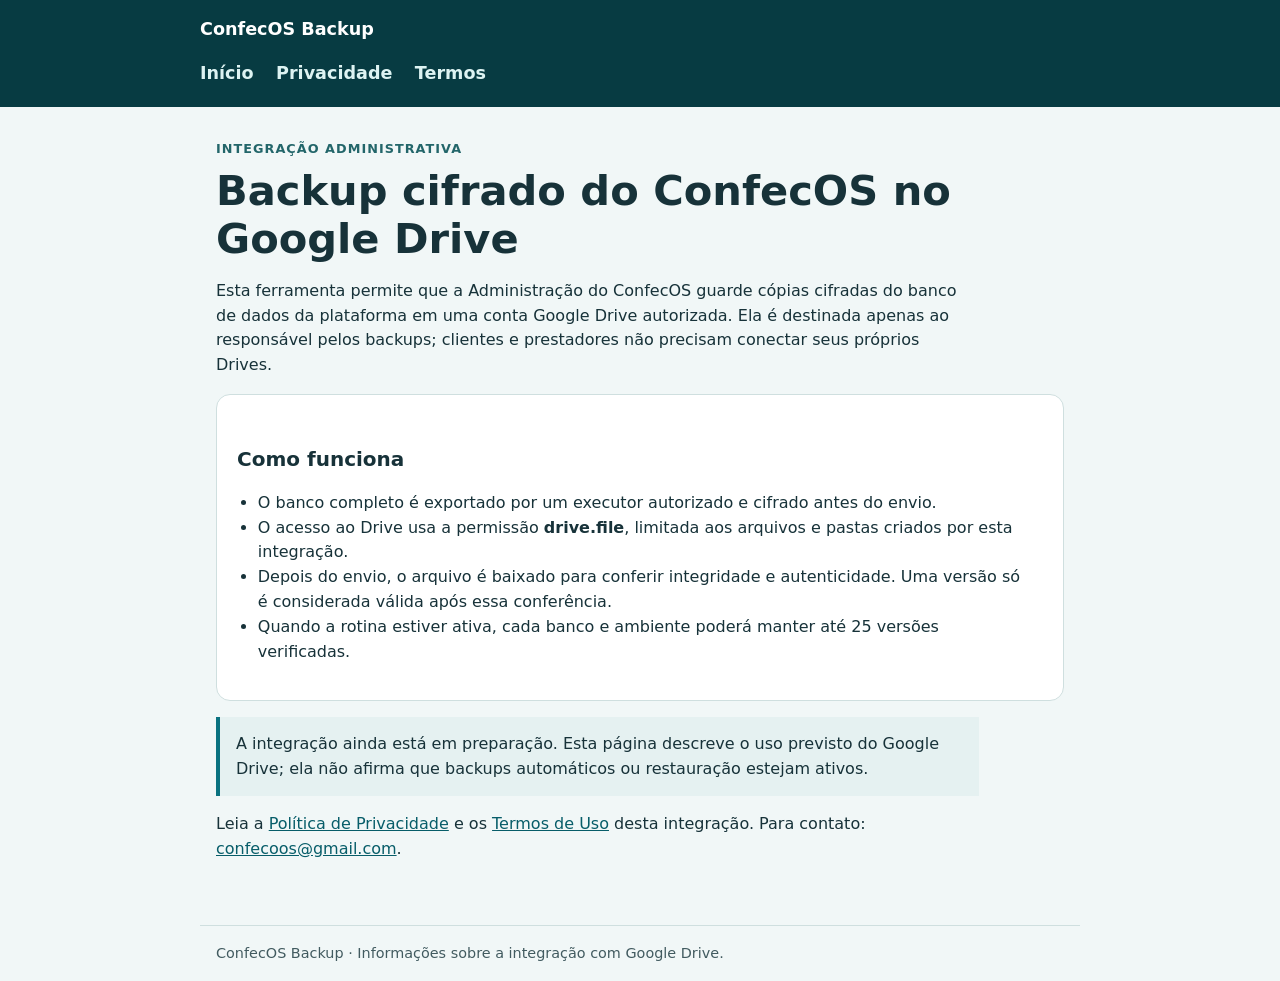
<file: index.html>
<!doctype html>
<html lang="pt-BR">
<head>
  <meta charset="utf-8">
  <meta name="viewport" content="width=device-width,initial-scale=1">
  <meta name="description" content="Informações sobre a integração de backup do ConfecOS com o Google Drive.">
  <title>ConfecOS Backup</title>
  <link rel="stylesheet" href="styles.css">
</head>
<body>
  <header><a href="index.html">ConfecOS Backup</a><nav aria-label="Navegação"><a href="index.html" aria-current="page">Início</a><a href="privacidade.html">Privacidade</a><a href="termos.html">Termos</a></nav></header>
  <main>
    <p class="eyebrow">Integração administrativa</p>
    <h1>Backup cifrado do ConfecOS no Google Drive</h1>
    <p>Esta ferramenta permite que a Administração do ConfecOS guarde cópias cifradas do banco de dados da plataforma em uma conta Google Drive autorizada. Ela é destinada apenas ao responsável pelos backups; clientes e prestadores não precisam conectar seus próprios Drives.</p>
    <div class="card">
      <h2>Como funciona</h2>
      <ul>
        <li>O banco completo é exportado por um executor autorizado e cifrado antes do envio.</li>
        <li>O acesso ao Drive usa a permissão <strong>drive.file</strong>, limitada aos arquivos e pastas criados por esta integração.</li>
        <li>Depois do envio, o arquivo é baixado para conferir integridade e autenticidade. Uma versão só é considerada válida após essa conferência.</li>
        <li>Quando a rotina estiver ativa, cada banco e ambiente poderá manter até 25 versões verificadas.</li>
      </ul>
    </div>
    <p class="note">A integração ainda está em preparação. Esta página descreve o uso previsto do Google Drive; ela não afirma que backups automáticos ou restauração estejam ativos.</p>
    <p>Leia a <a href="privacidade.html">Política de Privacidade</a> e os <a href="termos.html">Termos de Uso</a> desta integração. Para contato: <a href="mailto:confecoos@gmail.com">confecoos@gmail.com</a>.</p>
  </main>
  <footer>ConfecOS Backup · Informações sobre a integração com Google Drive.</footer>
</body>
</html>
</file>
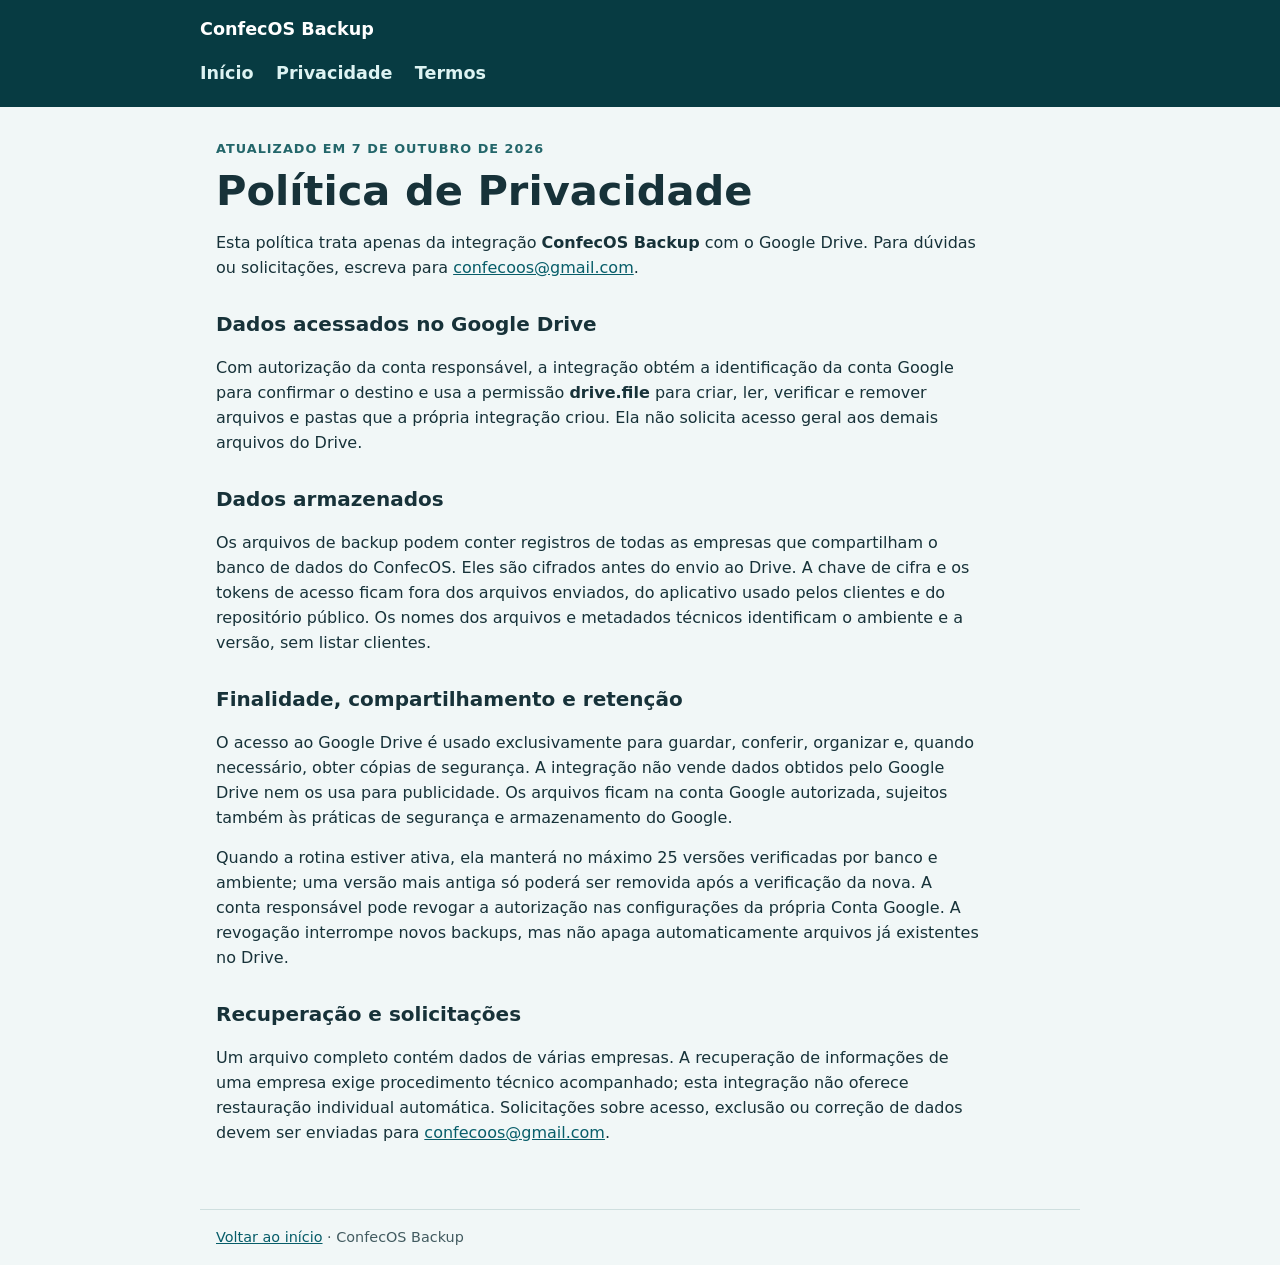
<file: privacidade.html>
<!doctype html>
<html lang="pt-BR">
<head>
  <meta charset="utf-8">
  <meta name="viewport" content="width=device-width,initial-scale=1">
  <meta name="description" content="Política de Privacidade da integração ConfecOS Backup com o Google Drive.">
  <title>Privacidade · ConfecOS Backup</title>
  <link rel="stylesheet" href="styles.css">
</head>
<body>
  <header><a href="index.html">ConfecOS Backup</a><nav aria-label="Navegação"><a href="index.html">Início</a><a href="privacidade.html" aria-current="page">Privacidade</a><a href="termos.html">Termos</a></nav></header>
  <main>
    <p class="eyebrow">Atualizado em 7 de outubro de 2026</p>
    <h1>Política de Privacidade</h1>
    <p>Esta política trata apenas da integração <strong>ConfecOS Backup</strong> com o Google Drive. Para dúvidas ou solicitações, escreva para <a href="mailto:confecoos@gmail.com">confecoos@gmail.com</a>.</p>
    <h2>Dados acessados no Google Drive</h2>
    <p>Com autorização da conta responsável, a integração obtém a identificação da conta Google para confirmar o destino e usa a permissão <strong>drive.file</strong> para criar, ler, verificar e remover arquivos e pastas que a própria integração criou. Ela não solicita acesso geral aos demais arquivos do Drive.</p>
    <h2>Dados armazenados</h2>
    <p>Os arquivos de backup podem conter registros de todas as empresas que compartilham o banco de dados do ConfecOS. Eles são cifrados antes do envio ao Drive. A chave de cifra e os tokens de acesso ficam fora dos arquivos enviados, do aplicativo usado pelos clientes e do repositório público. Os nomes dos arquivos e metadados técnicos identificam o ambiente e a versão, sem listar clientes.</p>
    <h2>Finalidade, compartilhamento e retenção</h2>
    <p>O acesso ao Google Drive é usado exclusivamente para guardar, conferir, organizar e, quando necessário, obter cópias de segurança. A integração não vende dados obtidos pelo Google Drive nem os usa para publicidade. Os arquivos ficam na conta Google autorizada, sujeitos também às práticas de segurança e armazenamento do Google.</p>
    <p>Quando a rotina estiver ativa, ela manterá no máximo 25 versões verificadas por banco e ambiente; uma versão mais antiga só poderá ser removida após a verificação da nova. A conta responsável pode revogar a autorização nas configurações da própria Conta Google. A revogação interrompe novos backups, mas não apaga automaticamente arquivos já existentes no Drive.</p>
    <h2>Recuperação e solicitações</h2>
    <p>Um arquivo completo contém dados de várias empresas. A recuperação de informações de uma empresa exige procedimento técnico acompanhado; esta integração não oferece restauração individual automática. Solicitações sobre acesso, exclusão ou correção de dados devem ser enviadas para <a href="mailto:confecoos@gmail.com">confecoos@gmail.com</a>.</p>
  </main>
  <footer><a href="index.html">Voltar ao início</a> · ConfecOS Backup</footer>
</body>
</html>
</file>
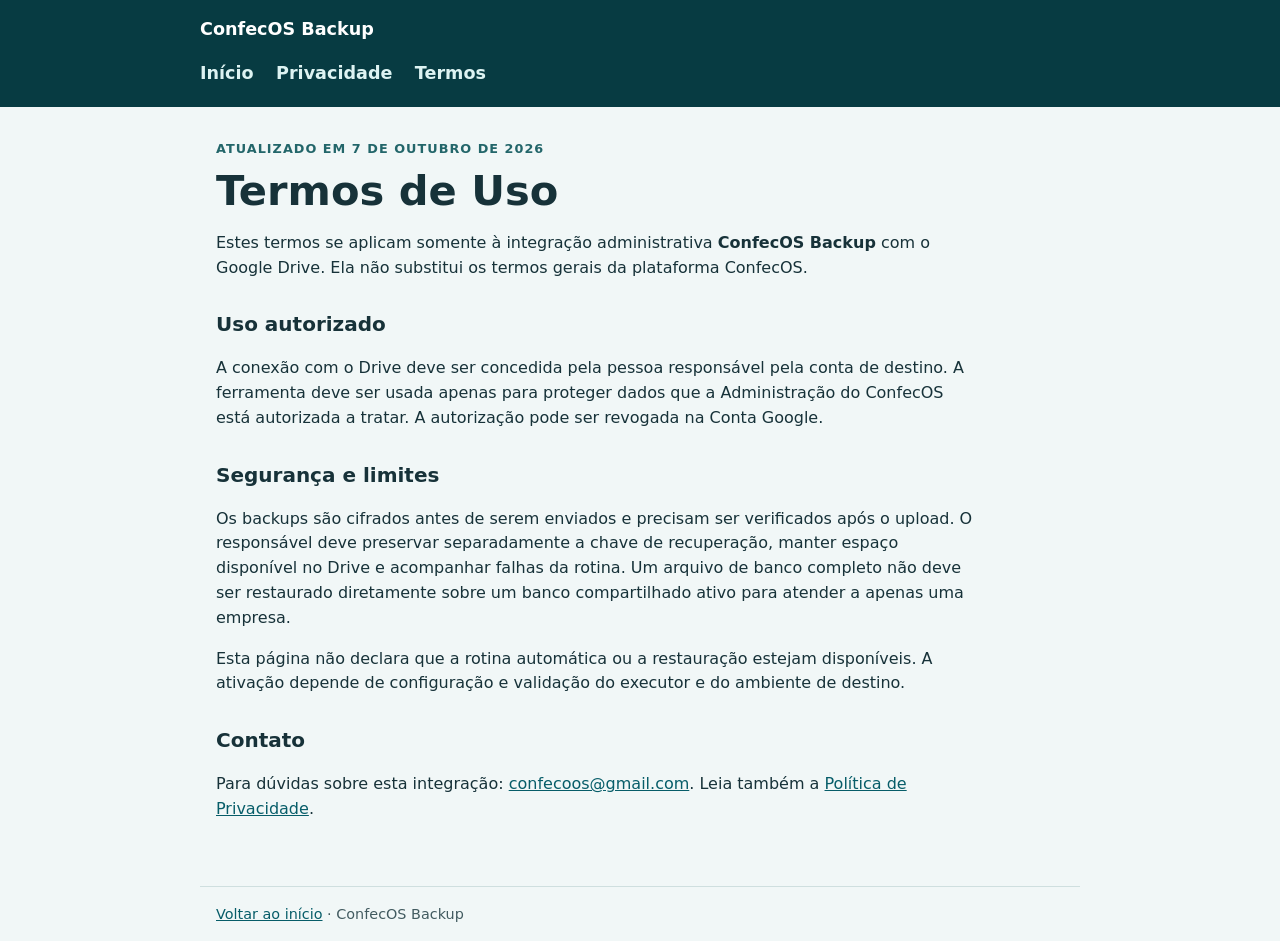
<file: termos.html>
<!doctype html>
<html lang="pt-BR">
<head>
  <meta charset="utf-8">
  <meta name="viewport" content="width=device-width,initial-scale=1">
  <meta name="description" content="Termos de Uso da integração ConfecOS Backup com o Google Drive.">
  <title>Termos · ConfecOS Backup</title>
  <link rel="stylesheet" href="styles.css">
</head>
<body>
  <header><a href="index.html">ConfecOS Backup</a><nav aria-label="Navegação"><a href="index.html">Início</a><a href="privacidade.html">Privacidade</a><a href="termos.html" aria-current="page">Termos</a></nav></header>
  <main>
    <p class="eyebrow">Atualizado em 7 de outubro de 2026</p>
    <h1>Termos de Uso</h1>
    <p>Estes termos se aplicam somente à integração administrativa <strong>ConfecOS Backup</strong> com o Google Drive. Ela não substitui os termos gerais da plataforma ConfecOS.</p>
    <h2>Uso autorizado</h2>
    <p>A conexão com o Drive deve ser concedida pela pessoa responsável pela conta de destino. A ferramenta deve ser usada apenas para proteger dados que a Administração do ConfecOS está autorizada a tratar. A autorização pode ser revogada na Conta Google.</p>
    <h2>Segurança e limites</h2>
    <p>Os backups são cifrados antes de serem enviados e precisam ser verificados após o upload. O responsável deve preservar separadamente a chave de recuperação, manter espaço disponível no Drive e acompanhar falhas da rotina. Um arquivo de banco completo não deve ser restaurado diretamente sobre um banco compartilhado ativo para atender a apenas uma empresa.</p>
    <p>Esta página não declara que a rotina automática ou a restauração estejam disponíveis. A ativação depende de configuração e validação do executor e do ambiente de destino.</p>
    <h2>Contato</h2>
    <p>Para dúvidas sobre esta integração: <a href="mailto:confecoos@gmail.com">confecoos@gmail.com</a>. Leia também a <a href="privacidade.html">Política de Privacidade</a>.</p>
  </main>
  <footer><a href="index.html">Voltar ao início</a> · ConfecOS Backup</footer>
</body>
</html>
</file>
<file: styles.css>
:root{color-scheme:light;font-family:system-ui,-apple-system,BlinkMacSystemFont,"Segoe UI",sans-serif;color:#173239;background:#f1f7f7}
*{box-sizing:border-box}
body{margin:0;line-height:1.55}
header{background:#073b42;color:#fff;padding:1rem max(1rem,calc((100vw - 880px)/2))}
header a{color:#fff;text-decoration:none;font-weight:750;font-size:1.1rem}
main{max-width:880px;margin:auto;padding:2rem 1rem 3rem}
nav{display:flex;flex-wrap:wrap;gap:.6rem;margin-top:.8rem}
nav a{color:#ddf3f2;text-decoration:none;padding:.25rem 0;margin-right:.8rem}
nav a:hover,nav a:focus{text-decoration:underline}
h1{font-size:clamp(1.8rem,5vw,2.6rem);line-height:1.15;margin:0 0 1rem}
h2{font-size:1.25rem;margin:1.8rem 0 .5rem}
p,li{max-width:75ch}
ul{padding-left:1.3rem}
.card{background:#fff;border:1px solid #cfdfdf;border-radius:14px;padding:1.25rem;margin:1rem 0}
.eyebrow{font-size:.8rem;text-transform:uppercase;letter-spacing:.08em;color:#23666a;font-weight:750;margin:0 0 .5rem}
a{color:#075d69}
a:focus-visible{outline:3px solid #faad40;outline-offset:3px}
.note{background:#e5f1f1;border-left:4px solid #0a7280;padding:.9rem 1rem}
footer{border-top:1px solid #cfdfdf;max-width:880px;margin:auto;padding:1rem;color:#425b60;font-size:.9rem}
@media(max-width:480px){main{padding-top:1.35rem}.card{padding:1rem}header{padding:1rem}}
</file>
